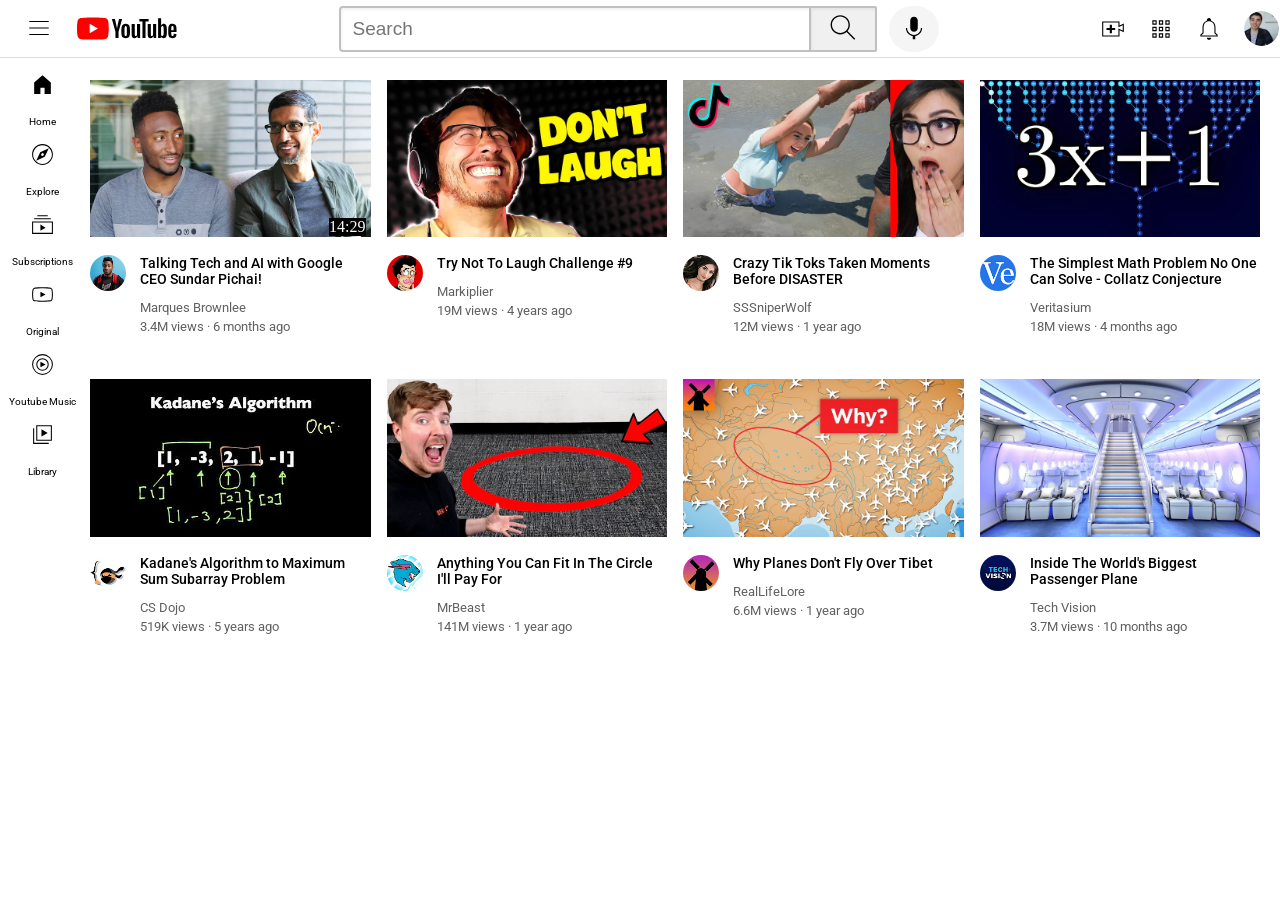
<file: index.html>
<!DOCTYPE html>
<html>
    <head>
        <meta name="viewport" content="width=device-width, initial-scale=1.0">
        <link rel="preconnect" href="http
        s://fonts.googleapis.com">
<link rel="preconnect" href="https://f
onts.gstatic.com" crossorigin>
<link href="https://fonts.googleapi
s.com/css2?family=
Roboto:ital,wght@0,100
..900;1,100..900&d
isplay=swap" rel="stylesheet">
        <title>
            Youtube.com Clone
        </title>
        
    <link rel="stylesheet" href="../styles/general.css">
    <link rel="stylesheet" href="../styles/header.css">
    <link rel="stylesheet" href="../styles/video.css">
    <link rel="stylesheet" href="../styles/sidebar.css">
    
    </head>
    <body>
        <div class="sidebar">
            
            <div>
                <img class="home" src="../icons/home.svg"> 
                <div class="nameicon">Home</div>
            </div>
            <div>
                <img class="explore" src="../icons/explore.svg"> 
                <div class="nameicon">Explore</div>
            </div>
            <div>
                <img class="subscriptions" src="../icons/subscriptions.svg">
                <div class="nameicon">Subscriptions</div>
            </div> 
            <div>
                <img class="original" src="../icons/originals (1).svg"> 
                <div class="nameicon">Original</div>
            </div>
            <div>
                <img class="ytmusic" src="../icons/youtube-music.svg"> 
                <div class="nameicon">Youtube Music</div>
            </div>
            <div>
                <img class="lib" src="../icons/library.svg"> 
                <div class="nameicon">Library</div>
            </div>
        </div>
        <div class="header">
            
            <div class="leftsection">
                <img class="hamburgurmenu" src="../icons/hamburger-menu.svg">
                <img class="ytlogo" src="../icons/youtube-logo.svg">
            </div>
            <div class="middlesection">
                <input class="searchbar" type="text" placeholder="Search">
                <button class="searchbutton"  >
                    <img class="searchlogo"src="../icons/search.svg">
                </button>
                <button class="miclogo">
                    <img class="voiceicon" src="../icons/voice-search-icon.svg">
                </button></div>
                
                
            <div class="rightsection">
                    <img class="upload" src="../icons/upload.svg">
                    <img class="app" src="../icons/youtube-apps.svg">
                    <img class="notify" src="../icons/notifications.svg">
                    <img class="profile" src="../channels/my-channel.jpeg">
            </div>
                
        </div>
        <div class="video-grid">
            <div class="videoprev">
                <div class="thumbnail-row">
                    <img class="thumbnail" src="../thumbnails/thumbnail1.webp">
                    <div class="time">
                    14:29
                    </div>
                </div>
                <div class="video-title-grid">
                    <div class="channelpic">
                        <img class="channelpic" src="../channels/channel-1.jpeg">
                    </div>
                    <div class="text">
                        <p class="videotitle">
                        Talking Tech and AI with Google CEO Sundar Pichai!    
                        </p>
                        <p class="videoauthor">
                        Marques Brownlee
                        </p>
                        <p class="videostats">
                        3.4M views &#183;  6 months ago
                        </p>

                    </div>
                    
                
                </div>
                
                <!--  -->
            
                
                
            </div>
            <div class="videoprev">

                <div>
                    <img class="thumbnail" src="../thumbnails/thumbnail-2.webp">
                </div>
                <div class="video-title-grid">
                    <div class="channelpic">
                        <img class="channelpic" src="../channels/channel-2.jpeg">
                    </div>
                    <div class="text">
                        <p class="videotitle">
                        
    Try Not To Laugh Challenge #9  
                        </p>
                        <p class="videoauthor">
                        Markiplier
                        </p>
                        <p class="videostats">
                        19M views &#183;  4 years ago
                        </p>

                    </div>
                    
                
                </div>
                
            </div>
            <div class="videoprev">

                <div>
                    <img class="thumbnail" src="../thumbnails/thumbnail-3.webp">
                </div>
                <div class="video-title-grid">
                    <div class="channelpic">
                        <img class="channelpic" src="../channels/channel-3.jpeg">
                    </div>
                    <div class="text">
                        <p class="videotitle">
                        
                        Crazy Tik Toks Taken Moments Before DISASTER  
                        </p>
                        <p class="videoauthor">
                        SSSniperWolf
                        </p>
                        <p class="videostats">
                        12M views &#183;  1 year ago
                        </p>

                    </div>
                    
                
                </div>
                
            </div>
            <div class="videoprev">

                <div>
                    <img class="thumbnail" src="../thumbnails/thumbnail-4.webp">
                </div>
                <div class="video-title-grid">
                    <div class="channelpic">
                        <img class="channelpic" src="../channels/channel-4.jpeg">
                    </div>
                    <div class="text">
                        <p class="videotitle">
                        
                        The Simplest Math Problem No One Can Solve - Collatz Conjecture
                        </p>
                        <p class="videoauthor">
                        Veritasium
                        </p>
                        <p class="videostats">
                        18M views &#183;  4 months ago
                        </p>

                    </div>
                    
                
                </div>
                
            </div>
            <div class="videoprev">

                <div>
                    <img class="thumbnail" src="../thumbnails/thumbnail-5.webp">
                </div>
                <div class="video-title-grid">
                    <div class="channelpic">
                        <img class="channelpic" src="../channels/channel-5.jpeg">
                    </div>
                    <div class="text">
                        <p class="videotitle">
                        Kadane's Algorithm to Maximum Sum Subarray Problem
                        </p>
                        <p class="videoauthor">
                        CS Dojo
                        </p>
                        <p class="videostats">
                        519K views &#183;  5 years ago
                        </p>

                    </div>
                    
                
                </div>
                
            </div>
            <div class="videoprev">

                <div>
                    <img class="thumbnail" src="../thumbnails/thumbnail-6.webp">
                </div>
                <div class="video-title-grid">
                    <div class="channelpic">
                        <img class="channelpic" src="../channels/channel-6.jpeg">
                    </div>
                    <div class="text">
                        <p class="videotitle">
                        
                        
Anything You Can Fit In The Circle I&#39;ll Pay For
                        </p>
                        <p class="videoauthor">
                        MrBeast
                        </p>
                        <p class="videostats">
                        141M views &#183;  1 year ago
                        </p>

                    </div>
                    
                
                </div>
                
            </div>
            <div class="videoprev">

                <div>
                    <img class="thumbnail" src="../thumbnails/thumbnail-7.webp">
                </div>
                <div class="video-title-grid">
                    <div class="channelpic">
                        <img class="channelpic" src="../channels/channel-7.jpeg">
                    </div>
                    <div class="text">
                        <p class="videotitle">
                                
Why Planes Don't Fly Over Tibet
                        </p>
                        <p class="videoauthor">
                        RealLifeLore
                        </p>
                        <p class="videostats">
                        6.6M views &#183;  1 year ago
                        </p>

                    </div>
                    
                
                </div>
                
            </div>
            <div class="videoprev">

                <div>
                    <img class="thumbnail" src="../thumbnails/thumbnail-8.webp">
                </div>
                <div class="video-title-grid">
                    <div class="channelpic">
                        <img class="channelpic" src="../channels/channel-8.jpeg">
                    </div>
                    <div class="text">
                        <p class="videotitle">
                                    
                        
Inside The World's Biggest Passenger Plane
                        </p>
                        <p class="videoauthor">
                                    Tech Vision
                        </p>
                        <p class="videostats">
                        3.7M views &#183;  10 months ago
                        </p>

                    </div>
                    
                
                </div>
                
            </div>
        
        </div>
        
        
        

    </body>

</html>
</file>
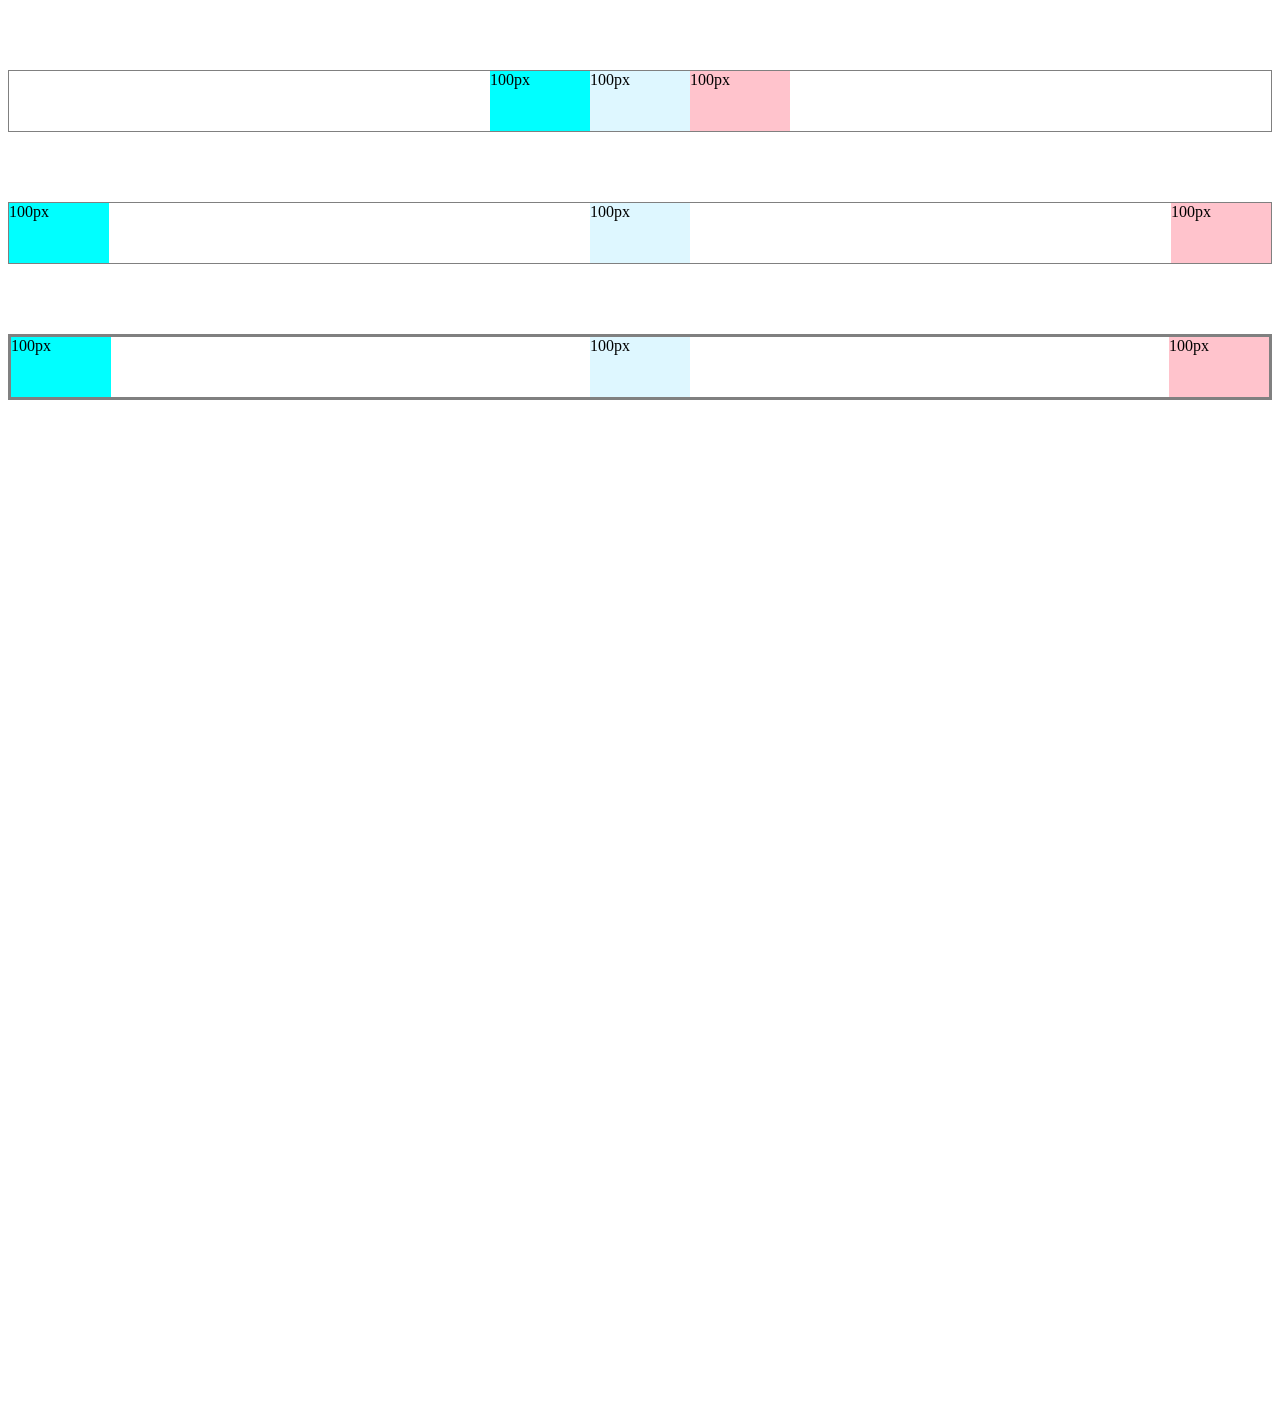
<file: flexbox.html>
<!DOCTYPE html>
<html>
<head>
    <title>Flexbox Practice</title>
</head>
<body style="padding-bottom:1000px;">
 
    
    <div style="display:flex;
                flex-direction: row;
                margin-top:70px;
                height:60px;
                
                border-width:1px;
                border-color:grey;
                border-style:solid;
                justify-content: center;
                ">
        <div style="background-color:rgb(0, 255, 255); width:100px;">
        100px
        </div>
        <div style="
        background-color:rgb(222, 247, 255);
        width:100px;"
        >100px
        </div>
        
        
        <div style="
        background-color:rgb(255, 195, 204) ;
        width:100px;"    
        >100px</div>
        </div>
    <div style="display:flex;
                flex-direction: row;
                margin-top:70px;
                height:60px;
                
                border-width:1px;
                border-color:grey;
                border-style:solid;
                justify-content: space-between;
                ">
        <div style="background-color:rgb(0, 255, 255); width:100px;">
        100px
        </div>
        <div style="
        background-color:rgb(222, 247, 255);
        width:100px;"
        >100px
        </div>
        
        
        <div style="
        background-color:rgb(255, 195, 204) ;
        width:100px;"    
        >100px</div>
        </div>
    <div style="display:flex;
                flex-direction: row;
                margin-top:70px;
                height:60px;
                align-items:center
                
                border-width:1px;
                border-color:grey;
                border-style:solid;
                justify-content: space-between;
                ">
        <div style="background-color:rgb(0, 255, 255); width:100px;">
        100px
        </div>
        <div style="
        background-color:rgb(222, 247, 255);
        width:100px;"
        >100px
        </div>
        
        
        <div style="
        background-color:rgb(255, 195, 204) ;
        width:100px;"    
        >100px</div>
        </div>
    
</body>
</html>
</file>
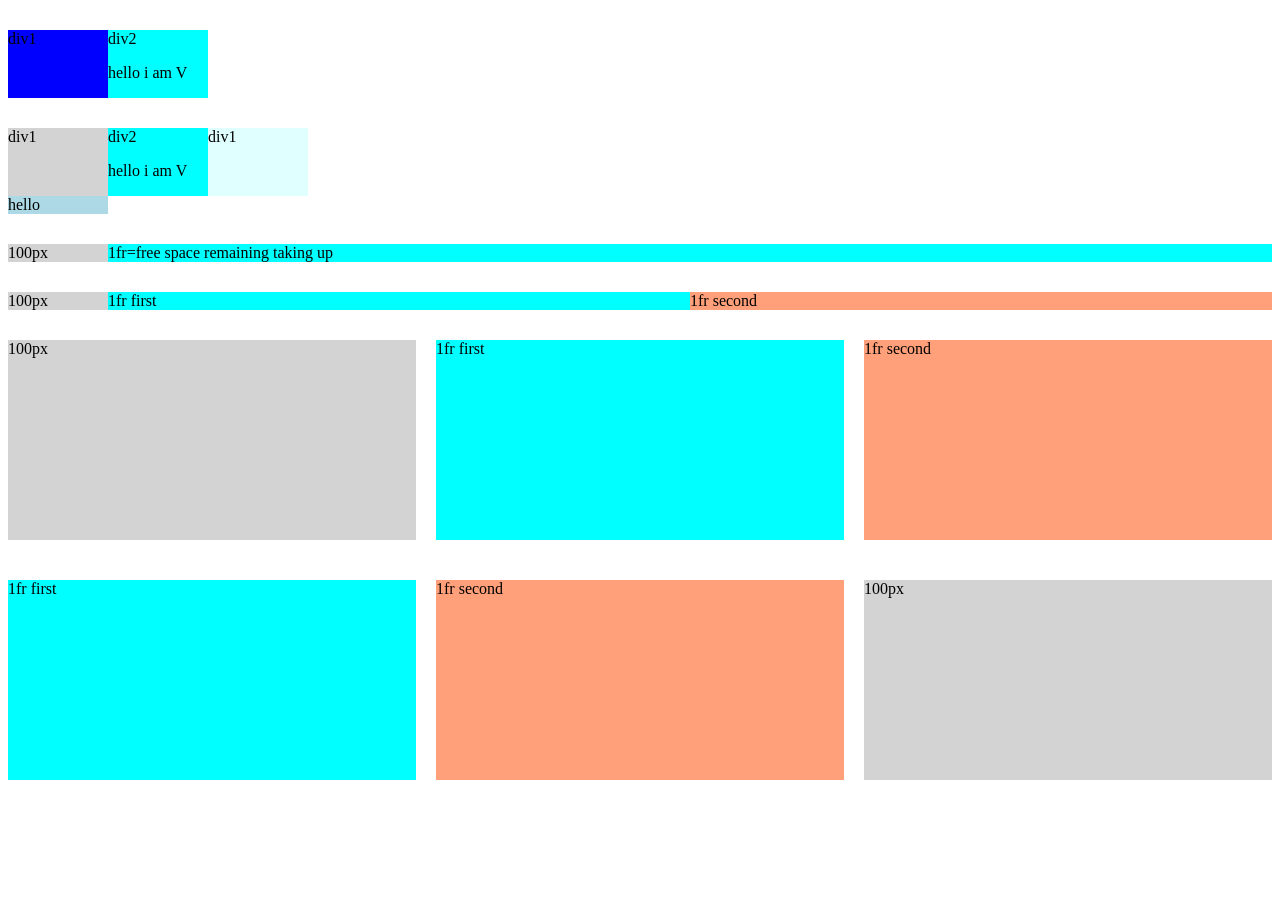
<file: grid.html>
<!DOCTYPE html>
<html>
    <head>
        <title>grid css</title>
    </head>
    <body>
        <div style="
        display:grid;
        grid-template-columns: 100px 100px 100px;
        margin-top:30px; 
        margin-bottom:30px;
        ">
            <div style="background-color:blue;">
                div1
            </div>
            <div style="background-color:aqua;">
                div2<p> hello i am V</p>
            </div>
        </div>
        <div style="display:grid;
        grid-template-columns: 100px 100px 100px;
        ">
            <div style="background-color:lightgrey;">
                div1
            </div>
            <div style="background-color:aqua;">
                div2<p> hello i am V</p>
            </div>
            <div style="background-color:lightcyan;">
                div1
            </div>
            <div style="background-color: lightblue;">
                hello
            </div>
        </div>

        <!-- \*third grid*\ -->
        </div>
        <div style="display:grid;
        grid-template-columns: 100px 1fr;
        margin-top:30px; ">
            <div style="background-color:lightgrey;">
                100px
            </div>
            <div style="background-color:aqua;">
                1fr=free space remaining taking up
            </div>
            
        </div>
        </div>
        <div style="display:grid;
        grid-template-columns: 100px 1fr 1fr;
        margin-top:30px; ">
            <div style="background-color:lightgrey;">
                100px
            </div>
            <div style="background-color:aqua;">
                1fr first 
            </div>
            <div style="background-color:lightsalmon;">
                1fr second
            </div>
            
        </div>

        </div>
        <div style="display:grid;
        grid-template-columns: 1fr 1fr 1fr;
        margin-top:30px; 
        column-gap: 20px;
        row-gap: 40px;">
            <div style="background-color:lightgrey; height:200px;">
                100px
            </div>
            <div style="background-color:aqua;">
                1fr first
            </div>
            <div style="background-color:lightsalmon;">
                1fr second
            </div>
            <div style="background-color:aqua;">
                1fr first
            </div>
            <div style="background-color:lightsalmon;">
                1fr second
            </div>
            <div style="background-color:lightgrey; height:200px;">
                100px
            </div>
           
        </div>

    </body>
</html>
</file>
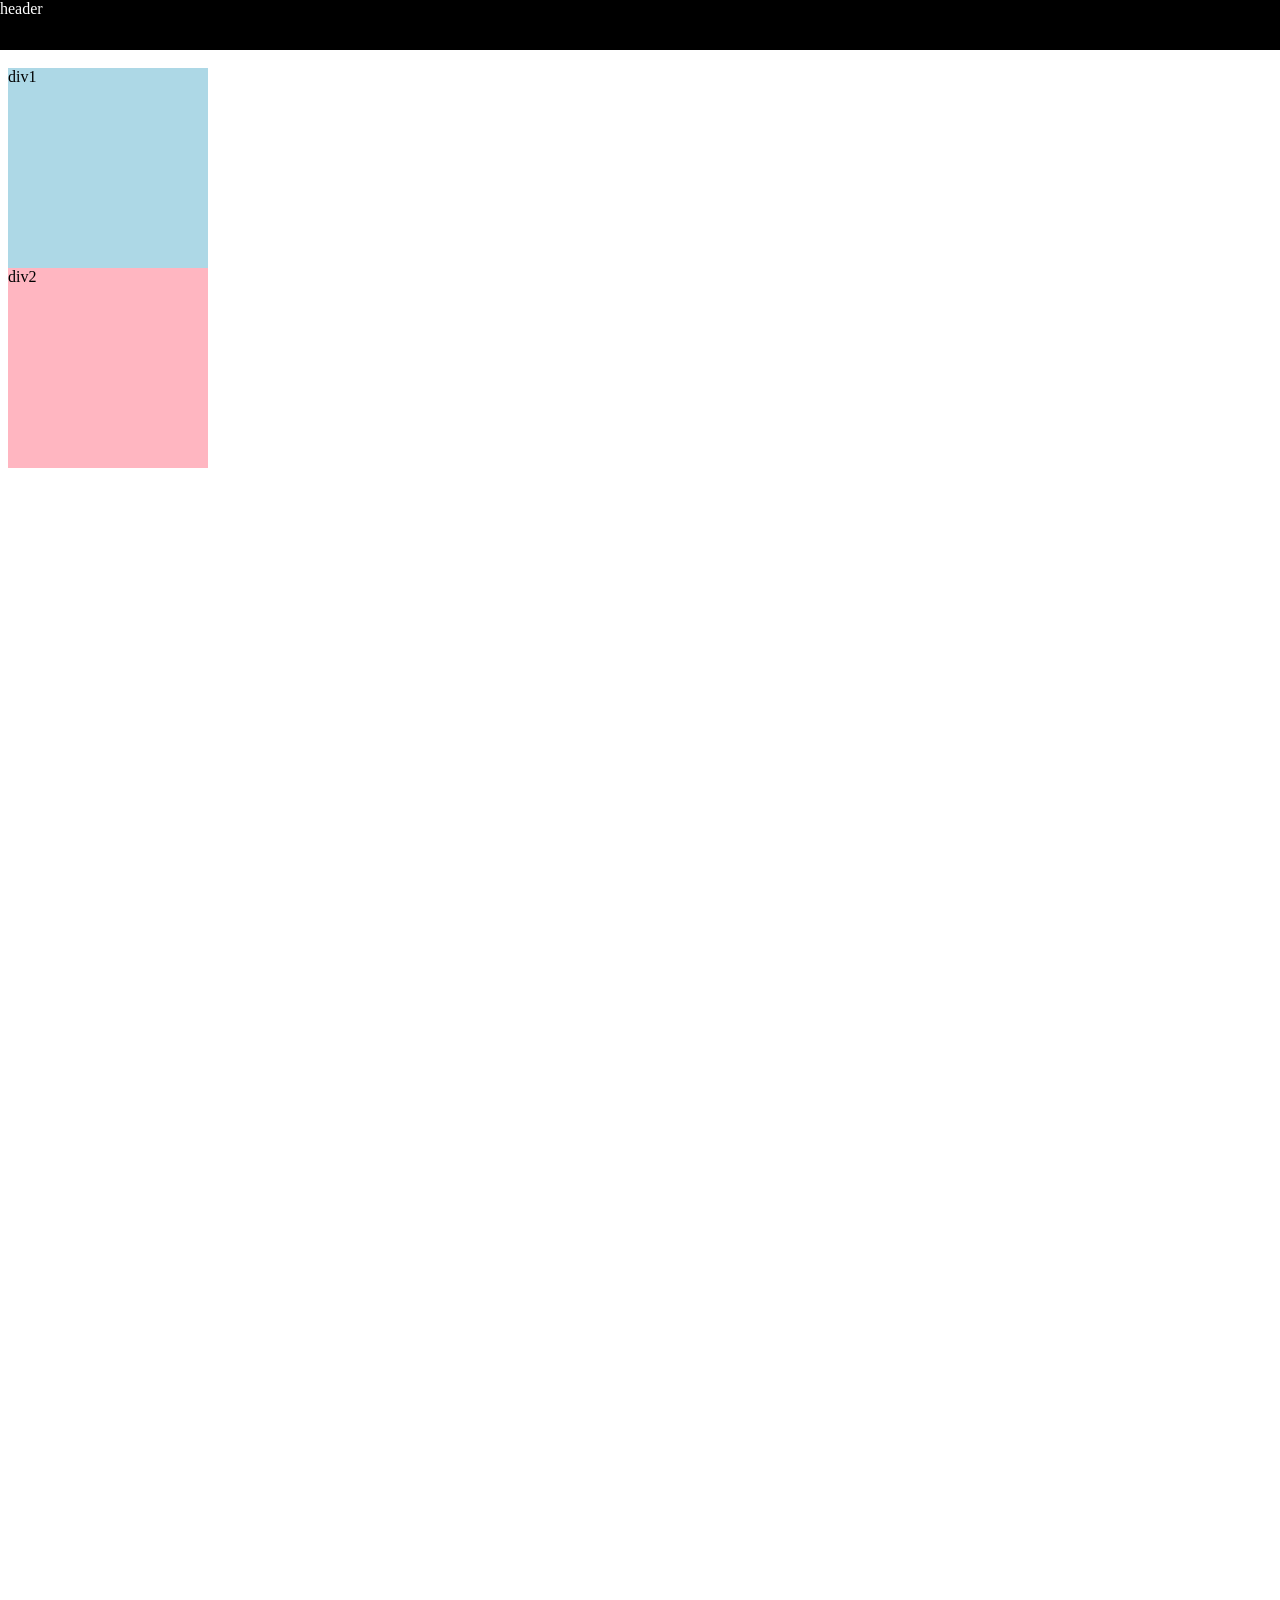
<file: position.html>
<!DOCTYPE html>
<html>
<head>
    
    <title>position practice</title>
</head>
<body style="height:3000px;
padding-top: 60px;;
">
    <div style="background-color: black;
                color:white;
                position: fixed;
                top:0px;
                right:0px;
                left:0px;
                height:50px;
                ">header</div>
    <div style="background-color: lightblue;
                height:200px;
                width:200px;
                position:static;
                ">
    div1
    </div>
    <div style="background-color: lightpink;
                height:200px;
                width:200px;
                position:static;
                ">
    div2
    </div>
    
</body>
</html>
</file>
<file: styles/general.css>
p{
     font-family: "Roboto",arial;
     
     
     }
body{
    margin:0;
    max-width:100%;
    padding-top:80px;
}
</file>
<file: styles/header.css>
.header{
    height:57px;
    display:flex;
    flex-direction: row;
    justify-content: space-between;
    position:fixed;
    background-color: white;
    top: 0;
    right:0;
    left:0;
    margin-bottom: 20px;
    z-index: 100;
    border-bottom: 1px solid rgb(222, 222, 222);

}
.leftsection{
    /* background-color: lightblue; */
    /* width:180px; */
    display:flex;
}
.middlesection{
    display:flex;
    /* background-color: lightpink; */
    flex:1;
    margin-left:20px;
    margin-right:20px;
    max-width:600px;
    align-items: center;
    /* gap:10px; */
}
.rightsection{
    display:flex;
    flex-direction: row;
     flex-shrink:0;
    align-items: center;
    width: 180px;
}
.hamburgurmenu{
    width:26px;
    align-items: center;
    margin-left:26px;
    margin-right:25px;
}
.ytlogo{
    width:100px;
    align-items: center;
}
.searchlogo{
    width:52px;
    height:33px;
    
    /* margin-left:300px; */
    
}
.searchbutton{
    height:46px;
    /* margin-top:2px; */
    background-color: rgb(240,240,240);
    border-color:rgb(192,192,192);
    border-style: solid;
    /* border-width:1px; */
    margin-left:-0.89em;
    border-radius: 2px;
    box-shadow:inset 1px 2px 3px rgb(0,0,0,0.05);
    

}.searchbar{
    flex:1;
    /* font-size:17px; */
    font-size:19px;
    height:40px;
    /* width: 400px; */
    width:0;
    border-color:rgb(192,192,192);
    border-style: solid;
    box-shadow:inset 1px 2px 3px rgb(0,0,0,0.05);
    border-radius: 4px;

}
.miclogo{
    width:50px;
    height:46px;
    border-radius: 23px;
    margin-left:12px;
    margin-top:0px;
    border:none;
    background-color: rgb(245,245,245);
}

.voiceicon{
    width:30px;
    margin-top:2px;
}    

.searchbar::placeholder{
    padding-left:10px;
    font-size:19px;

}
.upload{
     width:26px;
    align-items: center;
    margin-right:22px;
}
.profile{
    height:35px;
     width:35px;
     border-radius: 17.5px;
     /* background-color:none; */
    align-items: center;
    margin-right:22px;

}
.notify{
     width:26px;
    align-items: center;
    margin-right:22px;

}
.app{
     width:26px;
    align-items: center;
    margin-right:22px;

}
</file>
<file: styles/video.css>
.video-grid{
                display:grid;
                grid-template-columns: 1fr 1fr 1fr 1fr;
                column-gap:16px;
                row-gap:35px;
                flex:1fr;
                padding-left: 90px;
                padding-right: 20px;
                /* background-color: aliceblue; */
            }
            .video-title-grid{
                display:grid;
                grid-template-columns:50px 1fr;
                margin-bottom:10px;
                /* flex-shrink: 100%; */
            }
            
            .text{
                /* /* display: inline-block; */
                width:100%; 
                font-family: "Roboto",arial;
                font-size:13px;
                /* margin-bottom:0px; */
                width:100%
                
            }
            .channelpic{
                /* display: inline-block; */
                width:36px;
                /* vertical-align: top; */
                margin-top: 7px;
                margin-right: 8px;
                border-radius:200px;
            }
           
            .thumbnail{
                width:100%;
                
                


            }
            .videoauthor,.videostats{
                font-family:"Roboto",arial; 
                color:rgb(96,96,96);
                /* line-height:5px; */
                margin-top:0;
                margin-bottom:0;
            }
            .videoauthor{
                margin-bottom:4px;
        }
            .searchbar{
                display: block;
                
            }
            
            .videotitle{
                width:auto;
               margin-bottom:13px;
                font-size:14px;
                font-weight: 500;
                font-family: "Roboto", arial;
                
            }
.time{
    color:white;
    background-color: black;
    position: absolute;
    bottom:5px;
    right:5px;
}
.thumbnail-row{
    position: relative;
}
</file>
<file: styles/sidebar.css>
.sidebar{ 
    background-color: white;
    top:57px;
    left:0px;
    bottom: 0;
    width:75px;
    position: fixed;
    color:black;
    padding-left: 5px;
   

}
.nameicon{
    font-family: "Roboto",sans-serif;
    font-size:10px ;
    text-align: center;
    
    margin-top:0px;
    

}
.home,.explore,.subscriptions,.original,.lib,.ytmusic{
    width:25px;
    height:55px;
    margin-left: 25px;
    /* margin-top:0px */
}
</file>
